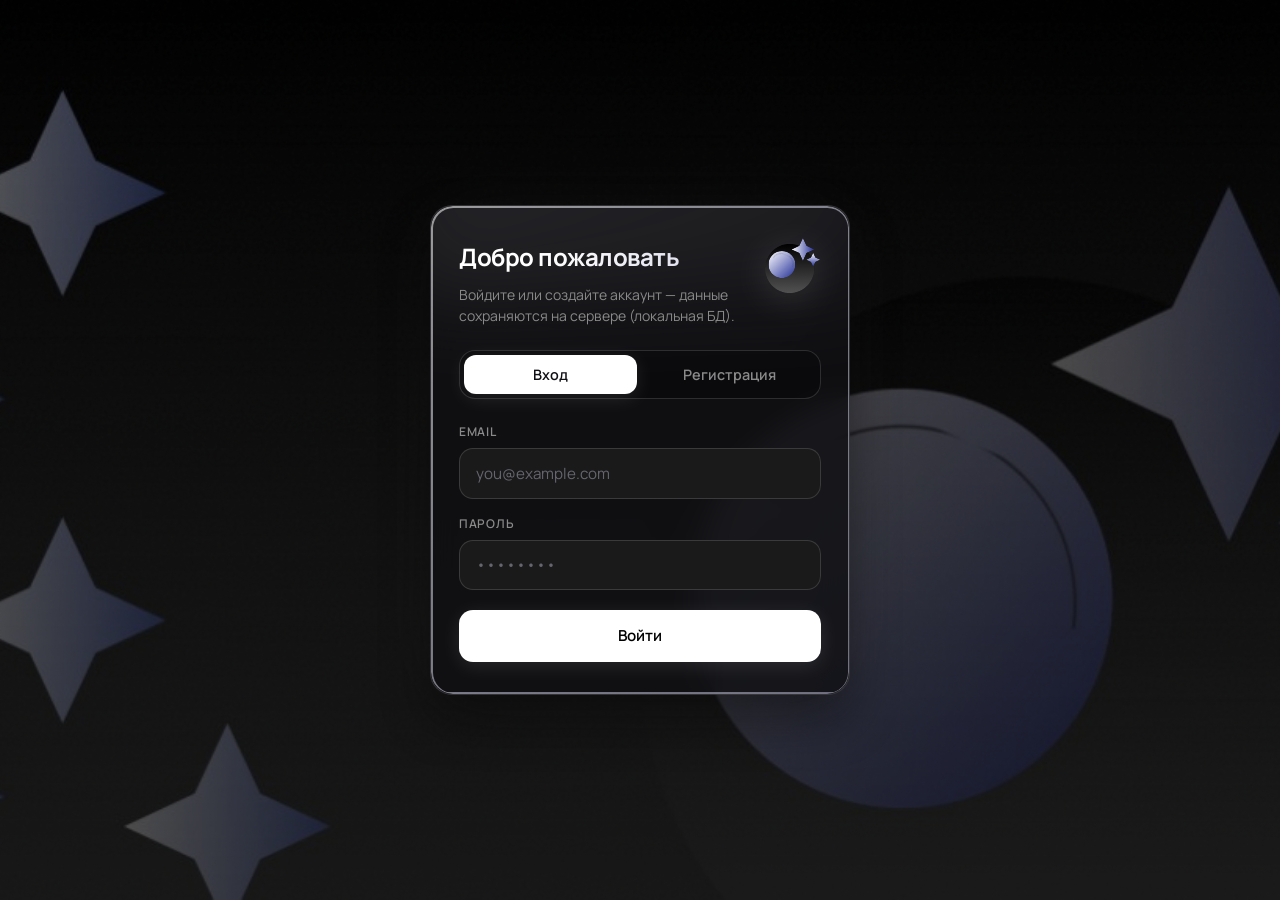
<file: Курсовая работа/auth/index.html>
<!DOCTYPE html>
<html lang="ru">
  <head>
    <meta charset="UTF-8" />
    <meta name="viewport" content="width=device-width, initial-scale=1.0" />
    <title>Вход — мессенджер</title>
    <link rel="preconnect" href="https://fonts.googleapis.com" />
    <link rel="preconnect" href="https://fonts.gstatic.com" crossorigin />
    <link
      href="https://fonts.googleapis.com/css2?family=Manrope:wght@400;500;600;700&display=swap"
      rel="stylesheet"
    />
    <link rel="stylesheet" href="styles.css" />
  </head>
  <body>
    <div class="bg-noise" aria-hidden="true"></div>
    <main class="page">
      <section class="auth-shell" aria-labelledby="auth-title">
        <div class="auth-card">
          <div class="auth-card__glow" aria-hidden="true"></div>
          <header class="auth-header">
            <div class="auth-header__row">
              <div class="auth-header__text">
                <h1 id="auth-title" class="auth-title">Добро пожаловать</h1>
                <p class="auth-subtitle">Войдите или создайте аккаунт — данные сохраняются на сервере (локальная БД).</p>
              </div>
              <img
                class="auth-logo"
                src="../assets/lancelot-logo.svg"
                width="56"
                height="56"
                alt="Lancelot"
              />
            </div>
          </header>

          <div class="tabs" role="tablist" aria-label="Режим входа">
            <button
              type="button"
              class="tabs__btn is-active"
              role="tab"
              aria-selected="true"
              aria-controls="panel-login"
              id="tab-login"
              data-panel="login"
            >
              Вход
            </button>
            <button
              type="button"
              class="tabs__btn"
              role="tab"
              aria-selected="false"
              aria-controls="panel-register"
              id="tab-register"
              data-panel="register"
            >
              Регистрация
            </button>
          </div>

          <div
            id="panel-login"
            class="panel is-visible"
            role="tabpanel"
            aria-labelledby="tab-login"
          >
            <form class="form" id="form-login" novalidate>
              <label class="field">
                <span class="field__label">Email</span>
                <input
                  class="field__input"
                  type="email"
                  name="email"
                  autocomplete="username"
                  placeholder="you@example.com"
                  required
                />
              </label>
              <label class="field">
                <span class="field__label">Пароль</span>
                <input
                  class="field__input"
                  type="password"
                  name="password"
                  autocomplete="current-password"
                  placeholder="••••••••"
                  required
                />
              </label>
              <button type="submit" class="btn btn--primary">Войти</button>
            </form>
          </div>

          <div
            id="panel-register"
            class="panel"
            role="tabpanel"
            aria-labelledby="tab-register"
            hidden
          >
            <form class="form" id="form-register" novalidate>
              <label class="field">
                <span class="field__label">Имя</span>
                <input
                  class="field__input"
                  type="text"
                  name="name"
                  autocomplete="name"
                  placeholder="Как вас называть"
                  required
                />
              </label>
              <label class="field">
                <span class="field__label">Дата рождения</span>
                <input
                  class="field__input"
                  type="date"
                  name="birth_date"
                  required
                />
              </label>
              <label class="field">
                <span class="field__label">Email</span>
                <input
                  class="field__input"
                  type="email"
                  name="email"
                  autocomplete="email"
                  placeholder="you@example.com"
                  required
                />
              </label>
              <label class="field">
                <span class="field__label">Пароль</span>
                <input
                  class="field__input"
                  type="password"
                  name="password"
                  autocomplete="new-password"
                  placeholder="Не меньше 8 символов"
                  minlength="8"
                  required
                />
              </label>
              <label class="field">
                <span class="field__label">Повтор пароля</span>
                <input
                  class="field__input"
                  type="password"
                  name="password2"
                  autocomplete="new-password"
                  placeholder="Ещё раз"
                  required
                />
              </label>
              <button type="submit" class="btn btn--primary">Создать аккаунт</button>
            </form>
          </div>
        </div>
      </section>
    </main>
    <script src="app.js"></script>
  </body>
</html>
</file>
<file: Курсовая работа/auth/styles.css>
@import url("../css/theme.css");

body {
  background: #000000 url("../assets/auth-bg.png") center center / cover no-repeat fixed;
}

.page {
  position: relative;
  z-index: 1;
  min-height: 100vh;
  min-height: 100dvh;
  display: flex;
  align-items: center;
  justify-content: center;
  padding: clamp(1rem, 4vw, 2rem);
}

.page::before {
  content: "";
  position: fixed;
  inset: 0;
  background: linear-gradient(180deg, rgba(0, 0, 0, 0.35) 0%, rgba(0, 0, 0, 0.55) 100%);
  pointer-events: none;
  z-index: 0;
}

.auth-shell {
  width: 100%;
  max-width: 420px;
}

.auth-card {
  position: relative;
  z-index: 1;
  padding: 2rem 1.75rem 2rem;
  border-radius: var(--radius-card);
  background: rgba(16, 16, 20, 0.82);
  backdrop-filter: blur(14px);
  border: 1px solid var(--border-subtle);
  box-shadow:
    0 0 0 1px rgba(255, 255, 255, 0.04) inset,
    0 24px 48px rgba(0, 0, 0, 0.45),
    0 0 80px rgba(255, 255, 255, 0.04);
  overflow: hidden;
}

.auth-card::before {
  content: "";
  position: absolute;
  inset: 0;
  border-radius: inherit;
  padding: 1.5px;
  background: var(--rainbow);
  -webkit-mask:
    linear-gradient(#fff 0 0) content-box,
    linear-gradient(#fff 0 0);
  mask:
    linear-gradient(#fff 0 0) content-box,
    linear-gradient(#fff 0 0);
  -webkit-mask-composite: xor;
  mask-composite: exclude;
  opacity: 0.55;
  pointer-events: none;
}

.auth-card__glow {
  position: absolute;
  top: -40%;
  left: 50%;
  width: 120%;
  height: 60%;
  transform: translateX(-50%);
  background: var(--rainbow-soft);
  filter: blur(48px);
  opacity: 0.5;
  pointer-events: none;
}

.auth-header {
  position: relative;
  margin-bottom: 1.5rem;
}

.auth-header__row {
  display: flex;
  align-items: flex-start;
  justify-content: space-between;
  gap: 1rem;
}

.auth-header__text {
  min-width: 0;
  flex: 1;
}

.auth-logo {
  flex-shrink: 0;
  width: 56px;
  height: 56px;
  object-fit: contain;
  filter: drop-shadow(0 6px 18px rgba(255, 255, 255, 0.12));
}

.auth-title {
  margin: 0 0 0.5rem;
  font-size: 1.5rem;
  font-weight: 700;
  letter-spacing: -0.02em;
  background: linear-gradient(105deg, #fff 30%, #d4d4e8 100%);
  -webkit-background-clip: text;
  background-clip: text;
  color: transparent;
}

.auth-subtitle {
  margin: 0;
  font-size: 0.875rem;
  line-height: 1.5;
  color: var(--text-muted);
}

.tabs {
  position: relative;
  display: grid;
  grid-template-columns: 1fr 1fr;
  gap: 0.35rem;
  padding: 0.25rem;
  margin-bottom: 1.5rem;
  border-radius: 16px;
  background: rgba(0, 0, 0, 0.25);
  border: 1px solid var(--border-subtle);
}

.tabs__btn {
  position: relative;
  z-index: 1;
  padding: 0.65rem 1rem;
  font-family: inherit;
  font-size: 0.9rem;
  font-weight: 600;
  color: var(--text-muted);
  background: transparent;
  border: none;
  border-radius: 12px;
  cursor: pointer;
  transition: color 0.2s ease;
}

.tabs__btn:hover {
  color: var(--text);
}

.tabs__btn.is-active {
  color: #0f0f14;
}

.tabs__btn.is-active::before {
  content: "";
  position: absolute;
  inset: 0;
  z-index: -1;
  border-radius: 12px;
  background: #ffffff;
  box-shadow: 0 4px 20px rgba(255, 255, 255, 0.1);
}

.panel {
  position: relative;
  display: none;
}

.panel.is-visible {
  display: block;
}

.form {
  display: flex;
  flex-direction: column;
  gap: 1rem;
}

.field {
  display: flex;
  flex-direction: column;
  gap: 0.4rem;
}

.field__label {
  font-size: 0.75rem;
  font-weight: 600;
  text-transform: uppercase;
  letter-spacing: 0.06em;
  color: var(--text-muted);
}

.field__input {
  width: 100%;
  padding: 0.85rem 1rem;
  font-family: inherit;
  font-size: 0.95rem;
  color: var(--text);
  background: var(--surface-elevated);
  border: 1px solid var(--border-subtle);
  border-radius: var(--radius-input);
  outline: none;
  transition:
    border-color 0.2s ease,
    box-shadow 0.2s ease;
}

.field__input::placeholder {
  color: rgba(152, 152, 168, 0.6);
}

.field__input:hover {
  border-color: rgba(255, 255, 255, 0.12);
}

.field__input:focus {
  border-color: transparent;
  box-shadow:
    0 0 0 1px rgba(255, 255, 255, 0.1),
    0 0 0 3px rgba(255, 255, 255, 0.15),
    0 0 24px rgba(198, 120, 255, 0.15);
}

.auth-card .btn--primary {
  margin-top: 0.25rem;
  padding: 0.9rem 1.25rem;
  font-size: 0.95rem;
}

@media (max-width: 480px) {
  .auth-card {
    padding: 1.5rem 1.25rem;
  }

  .auth-title {
    font-size: 1.35rem;
  }
}
</file>
